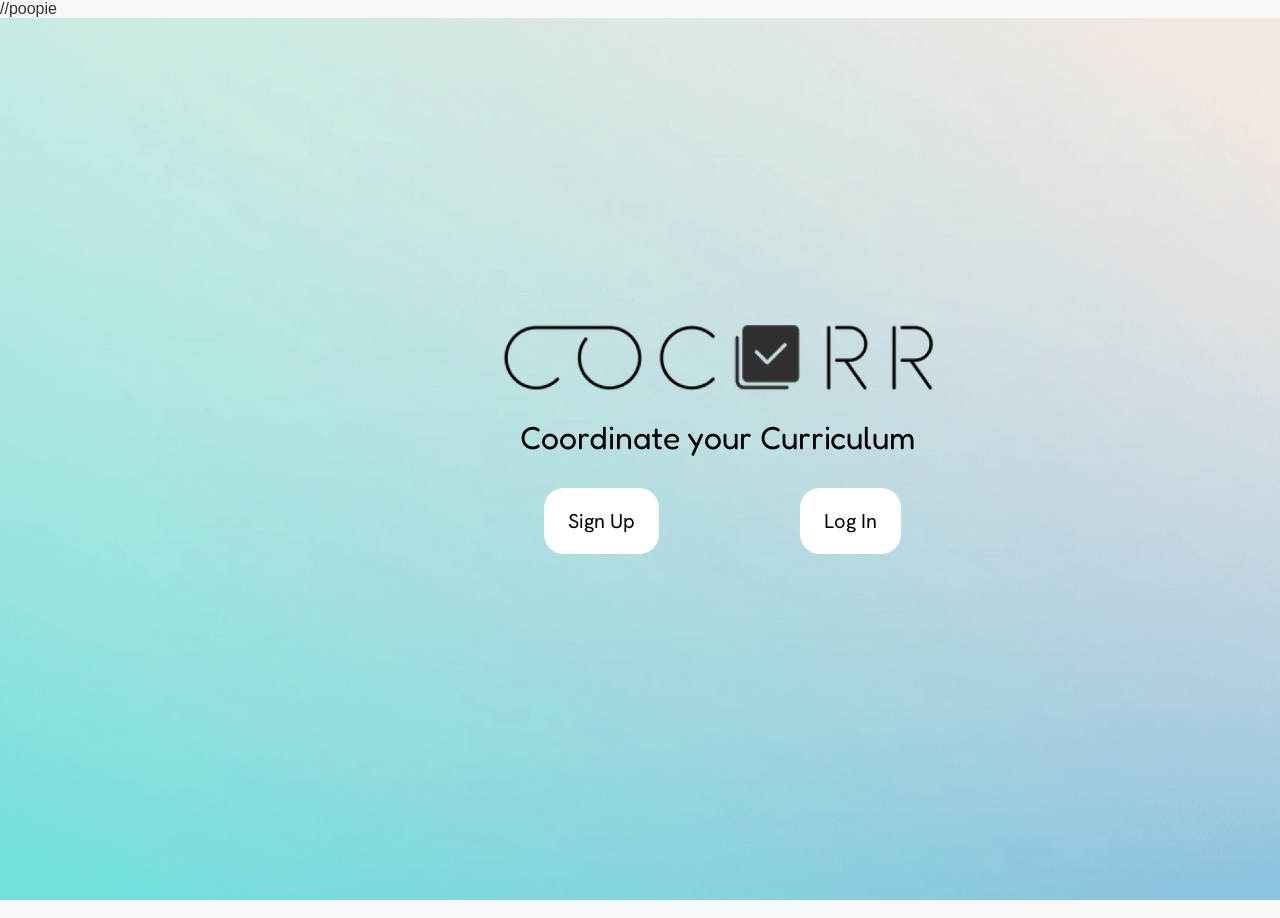
<file: cocurr-html/index.html>
//poopie
<!DOCTYPE html>
<html lang="en">
  <head>
    <meta charset="UTF-8" />
    <meta name="viewport" content="width=device-width, initial-scale=1.0" />
    <title>CoCurr Landing Page</title>

    <!-- Google Fonts -->
    <link rel="preconnect" href="https://fonts.googleapis.com" />
    <link rel="preconnect" href="https://fonts.gstatic.com" crossorigin />
    <link href="https://fonts.googleapis.com/css2?family=Fredoka:wght@300;400;500;600;700&display=swap" rel="stylesheet" />
    <link href="https://fonts.googleapis.com/css2?family=Hanken+Grotesk:wght@100;200;300;400;500;600;700;800;900&display=swap" rel="stylesheet" />

    <!-- Reset -->
    <style>
      * {
        margin: 0;
        padding: 0;
        box-sizing: border-box;
      }
      html, body {
        width: 100%;
        height: 100%;
        font-family: 'Inter', sans-serif;
        overflow-x: hidden;
      }
      body {
        background: #f8f8f8;
        color: #333;
      }
      img {
        display: block;
        max-width: 100%;
        height: auto;
      }
      button {
        font-family: inherit;
        cursor: pointer;
      }
      /* Make the main landing page fill the browser */
      .landing-page-container1 {
        width: 100vw;
        height: 100vh;
        position: relative;
        overflow: hidden;
      }
    </style>
  </head>
  <body>
    <div class="landing-page-container1">
      <img
        alt="background14"
        src="public/background14-k63n-1900w.png"
        class="landing-page-background"
        style="position:absolute; top:0; left:0; width:100%; height:100%; object-fit:cover; z-index:-1;"
      />
      <!-- Rounded rectangle background (hidden by default) -->
      <div id="bgRect" style="position:absolute; top:250px; left:435px; width:573px; height:289px; background-color:#ffffff; border-radius:30px; opacity:0; z-index:0; box-shadow: 0 4px 12px rgba(0,0,0,0.1);"></div>
      <!-- Password-->
        <span class="emailtitle" style="position:absolute; top:260px; left:460px; font-size:1.5rem; color:#000000; font-family:'Fredoka', sans-serif; z-index:10; opacity:0;">Email</span>
        <span class="pwtitle" style="position:absolute; top:360px; left:460px; font-size:1.5rem; color:#000000; font-family:'Fredoka', sans-serif; z-index:10; opacity:0;">Password</span>
        <input type="email" id="emailInput" name="email" placeholder="Enter your email" style="position:absolute; top:310px; left:460px; padding:12px; border-radius:6px; border:1px solid #aaa; width:500px; font-family:'Fredoka', sans-serif; z-index:10; opacity:0;" required>
        <input type="password" id="passwordInput" name="password" placeholder="Enter your password" style="position:absolute; top:410px; left:460px; padding:12px; border-radius:6px; border:1px solid #aaa; width:300px; font-family:'Fredoka', sans-serif; z-index:10; opacity:0;" required>
        <span class="pwcaption" style="position:absolute; top:500px; left:460px; font-size:1rem; color:#000000; font-family:'Fredoka', sans-serif; z-index:10; opacity:0;">Enter your password</span>
        <span class="emailcaption" style="position:absolute; top:500px; left:460px; font-size:1rem; color:#000000; font-family:'Fredoka', sans-serif; z-index:10; opacity:0;">Enter your email</span>

        <!-- LOGO -->
      <img
        alt="CoCurrLogo13"
        src="public/cocurrlogo13-wk3a-200h.png"
        class="landing-page-co-curr-logo"
        style="position:absolute; top:300px; left:500px; width:auto; height:80px; z-index:1;"
      />
      <span class="cocurrtagline" style="position:absolute; top:400px; left:520px; font-size:2rem; color:#000000; font-family:'Fredoka', sans-serif; z-index:1;">
        <span>Coordinate your Curriculum</span>
      </span>
      <!-- LANDING PAGE BUTTONS -->
      <button class="landing-page-button1" id= "logInBtn" style="position:absolute;font-size:20px; top:470px; left:800px; background-color:#fff; color:#000000; padding:20px 24px; border-radius:20px; border:none; font-family:'Hanken Grotesk', sans-serif;">Log In</button>
      <button class="landing-page-button2" id="signUpBtn" style="position:absolute;font-size:20px; top:470px; left:544px; background-color:#fff; color:#000000; padding:20px 24px; border-radius:20px; border:none; font-family:'Hanken Grotesk', sans-serif;">Sign Up</button>
    </div>

    <script>
      const signUpBtn = document.getElementById('signUpBtn');
      const logInBtn = document.getElementById('logInBtn');
      const logo = document.querySelector('.landing-page-co-curr-logo');
      const text = document.querySelector('.cocurrtagline');
      const bgRect = document.getElementById('bgRect');
      const pwtitle = document.querySelector('.pwtitle');
      const emailtitle = document.querySelector('.emailtitle');
      const emailInput = document.getElementById('emailInput');
      const passwordInput = document.getElementById('passwordInput');

      signUpBtn.addEventListener('click', function() {
        // Show and fade in the rectangle background
        bgRect.style.transition = 'opacity 0.6s ease-in-out';
        bgRect.style.opacity = '1';
        emailtitle.style.transition = 'opacity 0.6s ease-in-out';
        emailtitle.style.opacity = '1';
        pwtitle.style.transition = 'opacity 0.6s ease-in-out';
        pwtitle.style.opacity = '1';
        emailInput.style.transition = 'opacity 0.6s ease-in-out';
        emailInput.style.opacity = '1';
        passwordInput.style.transition = 'opacity 0.6s ease-in-out';
        passwordInput.style.opacity = '1';
      
        // Animate logo moving up
        logo.style.transition = 'top 0.6s ease-in-out';
        logo.style.top = '80px';
        // Animate text moving up
        text.style.transition = 'top 0.6s ease-in-out';
        text.style.top = '180px';
        // Move Sign Up button down below the rectangle and center it
        signUpBtn.style.transition = 'top 0.6s ease-in-out, left 0.6s ease-in-out';
        signUpBtn.style.top = '570px';
        signUpBtn.style.left = '47%';
        signUpBtn.style.transform = 'translateX(-50%)';
        // Hide Log In button
        logInBtn.style.transition = 'opacity 0.6s ease-in-out';
        logInBtn.style.opacity = '0';
      });
      
      logInBtn.addEventListener('click', function() {
        bgRect.style.transition = 'opacity 0.6s ease-in-out';
        bgRect.style.opacity = '1';
        emailtitle.style.transition = 'opacity 0.6s ease-in-out';
        emailtitle.style.opacity = '1';
        pwtitle.style.transition = 'opacity 0.6s ease-in-out';
        pwtitle.style.opacity = '1';
        emailInput.style.transition = 'opacity 0.6s ease-in-out';
        emailInput.style.opacity = '1';
        passwordInput.style.transition = 'opacity 0.6s ease-in-out';
        passwordInput.style.opacity = '1';
        // Animate logo moving up
        logo.style.transition = 'top 0.6s ease-in-out';
        logo.style.top = '80px';
        // Animate text moving up
        text.style.transition = 'top 0.6s ease-in-out';
        text.style.top = '180px';
        // Move Sign Up button down below the rectangle and center it
        logInBtn.style.transition = 'top 0.6s ease-in-out, left 0.6s ease-in-out';
        logInBtn.style.top = '570px';
        logInBtn.style.left = '47%';
        logInBtn.style.transform = 'translateX(-50%)';
        // Hide Log In button
        signUpBtn.style.transition = 'opacity 0.6s ease-in-out';
        signUpBtn.style.opacity = '0';
      });


    </script>
  </body>
</html>

<!--<!DOCTYPE html>
<html lang="english">
  <head>
    <title>exported project</title>
    <meta name="viewport" content="width=device-width, initial-scale=1.0" />
    <meta charset="utf-8" />
    <meta property="twitter:card" content="summary_large_image" />

    <style data-tag="reset-style-sheet">
      html {  line-height: 1.15;}body {  margin: 0;}* {  box-sizing: border-box;  border-width: 0;  border-style: solid;  -webkit-font-smoothing: antialiased;}p,li,ul,pre,div,h1,h2,h3,h4,h5,h6,figure,blockquote,figcaption {  margin: 0;  padding: 0;}button {  background-color: transparent;}button,input,optgroup,select,textarea {  font-family: inherit;  font-size: 100%;  line-height: 1.15;  margin: 0;}button,select {  text-transform: none;}button,[type="button"],[type="reset"],[type="submit"] {  -webkit-appearance: button;  color: inherit;}button::-moz-focus-inner,[type="button"]::-moz-focus-inner,[type="reset"]::-moz-focus-inner,[type="submit"]::-moz-focus-inner {  border-style: none;  padding: 0;}button:-moz-focus,[type="button"]:-moz-focus,[type="reset"]:-moz-focus,[type="submit"]:-moz-focus {  outline: 1px dotted ButtonText;}a {  color: inherit;  text-decoration: inherit;}pre {  white-space: normal;}input {  padding: 2px 4px;}img {  display: block;}details {  display: block;  margin: 0;  padding: 0;}summary::-webkit-details-marker {  display: none;}[data-thq="accordion"] [data-thq="accordion-content"] {  max-height: 0;  overflow: hidden;  transition: max-height 0.3s ease-in-out;  padding: 0;}[data-thq="accordion"] details[data-thq="accordion-trigger"][open] + [data-thq="accordion-content"] {  max-height: 1000vh;}details[data-thq="accordion-trigger"][open] summary [data-thq="accordion-icon"] {  transform: rotate(180deg);}html { scroll-behavior: smooth  }
    </style>
    <style data-tag="default-style-sheet">
      html {
        font-family: Inter;
        font-size: 16px;
      }

      body {
        font-weight: 400;
        font-style:normal;
        text-decoration: none;
        text-transform: none;
        letter-spacing: normal;
        line-height: 1.15;
        color: var(--dl-color-theme-neutral-dark);
        background: var(--dl-color-theme-neutral-light);

        fill: var(--dl-color-theme-neutral-dark);
      }
    </style>
    <link
      rel="stylesheet"
      href="https://unpkg.com/animate.css@4.1.1/animate.css"
    />
    <link
      rel="stylesheet"
      href="https://fonts.googleapis.com/css2?family=Forum:wght@400&amp;display=swap"
      data-tag="font"
    />
    <link
      rel="stylesheet"
      href="https://fonts.googleapis.com/css2?family=Inter:ital,wght@0,100;0,200;0,300;0,400;0,500;0,600;0,700;0,800;0,900;1,100;1,200;1,300;1,400;1,500;1,600;1,700;1,800;1,900&amp;display=swap"
      data-tag="font"
    />
    <link
      rel="stylesheet"
      href="https://fonts.googleapis.com/css2?family=STIX+Two+Text:ital,wght@0,400;0,500;0,600;0,700;1,400;1,500;1,600;1,700&amp;display=swap"
      data-tag="font"
    />
    <link
      rel="stylesheet"
      href="https://fonts.googleapis.com/css2?family=Hanken+Grotesk:ital,wght@0,100;0,200;0,300;0,400;0,500;0,600;0,700;0,800;0,900;1,100;1,200;1,300;1,400;1,500;1,600;1,700;1,800;1,900&amp;display=swap"
      data-tag="font"
    />
    <link
      rel="stylesheet"
      href="https://fonts.googleapis.com/css2?family=Hanken+Grotesk:ital,wght@0,100;0,200;0,300;0,400;0,500;0,600;0,700;0,800;0,900;1,100;1,200;1,300;1,400;1,500;1,600;1,700;1,800;1,900&amp;display=swap"
      data-tag="font"
    />
    <link
      rel="stylesheet"
      href="https://fonts.googleapis.com/css2?family=Noto+Sans:ital,wght@0,100;0,200;0,300;0,400;0,500;0,600;0,700;0,800;0,900;1,100;1,200;1,300;1,400;1,500;1,600;1,700;1,800;1,900&amp;display=swap"
      data-tag="font"
    />
    <link
      rel="stylesheet"
      href="https://fonts.googleapis.com/css2?family=Hanken+Grotesk:ital,wght@0,100;0,200;0,300;0,400;0,500;0,600;0,700;0,800;0,900;1,100;1,200;1,300;1,400;1,500;1,600;1,700;1,800;1,900&amp;display=swap"
      data-tag="font"
    />
    <link
      rel="stylesheet"
      href="https://fonts.googleapis.com/css2?family=Inter:ital,wght@0,100;0,200;0,300;0,400;0,500;0,600;0,700;0,800;0,900;1,100;1,200;1,300;1,400;1,500;1,600;1,700;1,800;1,900&amp;display=swap"
      data-tag="font"
    />
    <link
      rel="stylesheet"
      href="https://unpkg.com/@teleporthq/teleport-custom-scripts/dist/style.css"
    />
  </head>
  <body>
    <link rel="stylesheet" href="./style.css" />
    <div>
      <link href="./index.css" rel="stylesheet" />

      <div class="landing-page-container1">
        <div class="landing-page-landing-page">
          <img
            alt="background14"
            src="public/background14-k63n-1900w.png"
            class="landing-page-background"
          />
          <img
            alt="CoCurrLogo13"
            src="public/cocurrlogo13-wk3a-200h.png"
            class="landing-page-co-curr-logo"
          />
          <span class="cocurrtagline">
            <span class="landing-page-text2">Co</span>
            <span class="landing-page-text3">ordinate your</span>
            <span class="landing-page-text4">Curr</span>
            <span>iculum</span>
          </span>
          <button class="landing-page-button1">
            <span class="landing-page-text6">Log In</span>
          </button>
          <button class="landing-page-button2">
            <span class="landing-page-text7">Log In</span>
          </button>
          <button class="landing-page-button2">
            <span class="landing-page-text8">Sign Up</span>
          </button>
        </div>
        <a href="https://play.teleporthq.io/signup" class="landing-page-link">
          <div
            aria-label="Sign up to TeleportHQ"
            class="landing-page-container2"
          >
            <svg
              width="24"
              height="24"
              viewBox="0 0 19 21"
              fill="none"
              xmlns="http://www.w3.org/2000/svg"
              class="landing-page-icon1"
            >
              <path
                d="M9.1017 4.64355H2.17867C0.711684 4.64355 -0.477539 5.79975 -0.477539 7.22599V13.9567C-0.477539 15.3829 0.711684 16.5391 2.17867 16.5391H9.1017C10.5687 16.5391 11.7579 15.3829 11.7579 13.9567V7.22599C11.7579 5.79975 10.5687 4.64355 9.1017 4.64355Z"
                fill="#B23ADE"
              ></path>
              <path
                d="M10.9733 12.7878C14.4208 12.7878 17.2156 10.0706 17.2156 6.71886C17.2156 3.3671 14.4208 0.649963 10.9733 0.649963C7.52573 0.649963 4.73096 3.3671 4.73096 6.71886C4.73096 10.0706 7.52573 12.7878 10.9733 12.7878Z"
                fill="#FF5C5C"
              ></path>
              <path
                d="M17.7373 13.3654C19.1497 14.1588 19.1497 15.4634 17.7373 16.2493L10.0865 20.5387C8.67402 21.332 7.51855 20.6836 7.51855 19.0968V10.5141C7.51855 8.92916 8.67402 8.2807 10.0865 9.07221L17.7373 13.3654Z"
                fill="#2874DE"
              ></path>
            </svg>
            <span class="landing-page-text9">Built in TeleportHQ</span>
          </div>
        </a>
      </div>
    </div>
  </body>
</html>
</file>
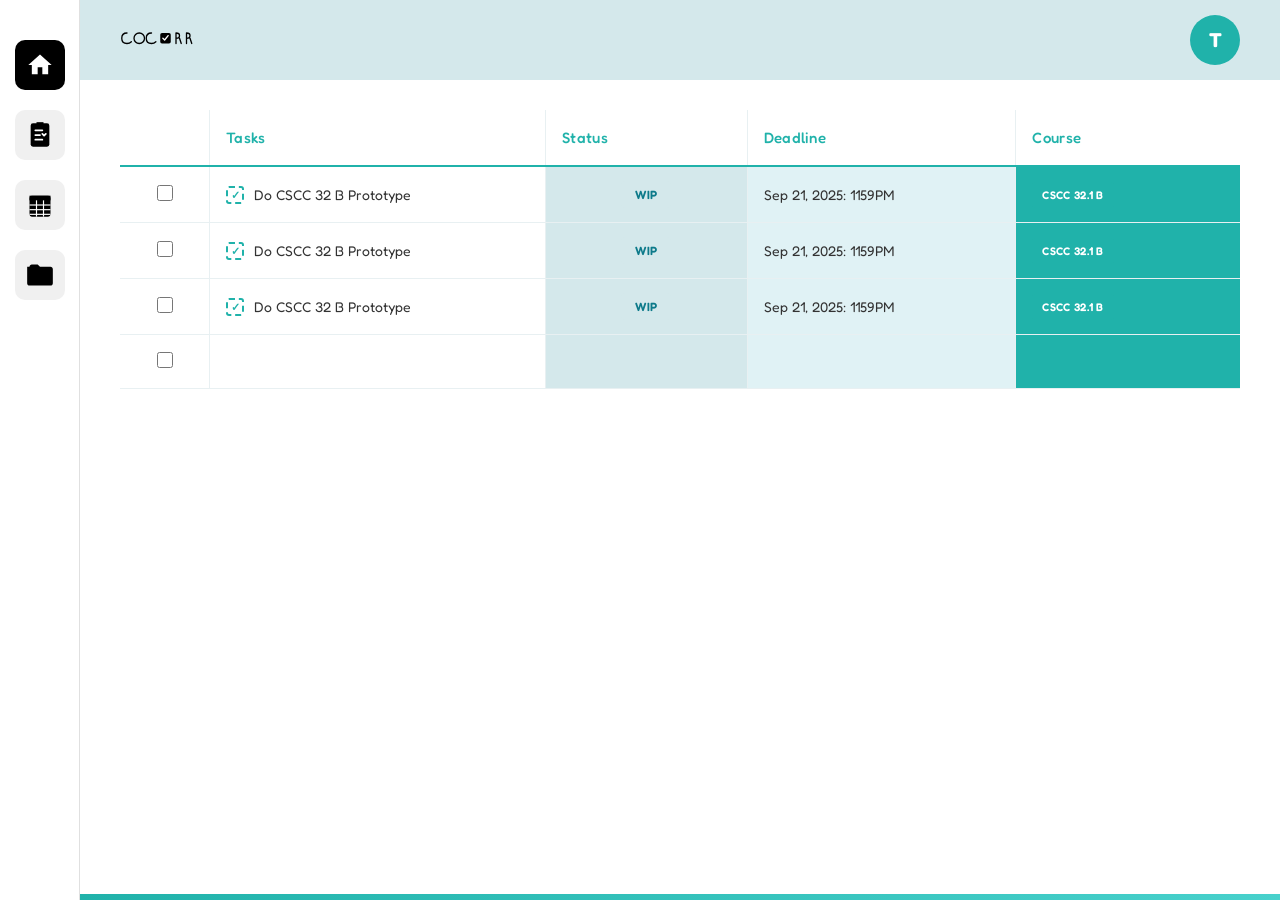
<file: cocurr-homepage/home.html>
<!DOCTYPE html>
<html lang="en">
<head>
    <meta charset="UTF-8" />
    <meta name="viewport" content="width=device-width, initial-scale=1.0" />
    <title>CoCurr - Dashboard</title>

    <!-- Google Fonts -->
    <link rel="preconnect" href="https://fonts.googleapis.com" />
    <link rel="preconnect" href="https://fonts.gstatic.com" crossorigin />
    <link href="https://fonts.googleapis.com/css2?family=Fredoka:wght@300;400;500;600;700&display=swap" rel="stylesheet" />

    <!-- Stylesheet -->
    <link rel="stylesheet" href="home.css" />
</head>
<body>
    <!-- SIDEBAR NAVIGATION -->
    <aside class="sidebar">
        <nav class="nav-icons">
            <button class="nav-icon icon-home active" title="Home" aria-label="Home">
                <svg viewBox="0 0 24 24" xmlns="http://www.w3.org/2000/svg">
                    <path d="M10 20v-6h4v6h5v-8h3L12 3 2 12h3v8z" fill="currentColor"/>
                </svg>
            </button>
            <button class="nav-icon icon-tasks" title="Tasks" aria-label="Tasks">
                <svg viewBox="0 0 24 24" xmlns="http://www.w3.org/2000/svg">
                    <rect x="4" y="2" width="16" height="20" rx="2" fill="currentColor"/>
                    <rect x="9" y="1" width="6" height="2" fill="currentColor"/>
                    <line x1="8" y1="8" x2="14" y2="8" stroke="white" stroke-width="1.5" stroke-linecap="round"/>
                    <line x1="8" y1="12" x2="12" y2="12" stroke="white" stroke-width="1.5" stroke-linecap="round"/>
                    <polyline points="14,11 15.5,12.5 17,11" stroke="white" stroke-width="1.5" fill="none" stroke-linecap="round" stroke-linejoin="round"/>
                    <line x1="8" y1="16" x2="14" y2="16" stroke="white" stroke-width="1.5" stroke-linecap="round"/>
                </svg>
            </button>
            <button class="nav-icon icon-calendar" title="Calendar" aria-label="Calendar">
                <svg viewBox="0 0 24 24" xmlns="http://www.w3.org/2000/svg">
                    <rect x="3" y="4" width="18" height="18" rx="2" fill="currentColor"/>
                    <rect x="3" y="4" width="18" height="4" fill="currentColor"/>
                    <line x1="9" y1="8" x2="9" y2="22" stroke="white" stroke-width="1"/>
                    <line x1="15" y1="8" x2="15" y2="22" stroke="white" stroke-width="1"/>
                    <line x1="3" y1="12" x2="21" y2="12" stroke="white" stroke-width="1"/>
                    <line x1="3" y1="16" x2="21" y2="16" stroke="white" stroke-width="1"/>
                    <line x1="3" y1="20" x2="21" y2="20" stroke="white" stroke-width="1"/>
                </svg>
            </button>
            <button class="nav-icon icon-folder" title="Files" aria-label="Files">
                <svg viewBox="0 0 24 24" xmlns="http://www.w3.org/2000/svg">
                    <path d="M3 5C3 3.89543 3.89543 3 5 3H10L12 5H21C22.1046 5 23 5.89543 23 7V19C23 20.1046 22.1046 21 21 21H3C1.89543 21 1 20.1046 1 19V5Z" fill="currentColor"/>
                </svg>
            </button>
        </nav>
    </aside>

    <!-- MAIN CONTENT AREA -->
    <main class="main-content">
        <!-- TOP HEADER -->
        <header class="top-header">
            <div class="header-left">
                <img src="cocurr-logo.svg" alt="COCURR Logo" class="cocurr-logo-img">
            </div>
            <div class="header-right">
                <button class="profile-icon" title="Profile" aria-label="Profile Menu">T</button>
            </div>
        </header>

        <!-- CONTENT AREA -->
        <div class="content-area">
            <!-- TASKS SECTION -->
            <section class="tasks-section">
                <table class="tasks-table">
                    <thead>
                        <tr>
                            <th style="width: 8%;"></th>
                            <th style="width: 30%;" class="th-tasks">Tasks</th>
                            <th style="width: 18%;" class="th-status">Status</th>
                            <th style="width: 24%;" class="th-deadline">Deadline</th>
                            <th style="width: 20%;" class="th-course">Course</th>
                        </tr>
                    </thead>
                    <tbody>
                        <!-- TASK ROW 1 -->
                        <tr class="task-row">
                            <td class="checkbox-cell">
                                <input type="checkbox" class="task-checkbox" aria-label="Select task 1">
                            </td>
                            <td class="task-cell">
                                <div class="task-name">
                                    <span class="task-checkmark-icon">✓</span>
                                    Do CSCC 32 B Prototype
                                </div>
                            </td>
                            <td class="status-cell">
                                <span class="status-badge wip">WIP</span>
                            </td>
                            <td class="deadline-cell">Sep 21, 2025: 1159PM</td>
                            <td class="course-cell"><span class="course-code">CSCC 32.1 B</span></td>
                        </tr>

                        <!-- TASK ROW 2 -->
                        <tr class="task-row">
                            <td class="checkbox-cell">
                                <input type="checkbox" class="task-checkbox" aria-label="Select task 2">
                            </td>
                            <td class="task-cell">
                                <div class="task-name">
                                    <span class="task-checkmark-icon">✓</span>
                                    Do CSCC 32 B Prototype
                                </div>
                            </td>
                            <td class="status-cell">
                                <span class="status-badge wip">WIP</span>
                            </td>
                            <td class="deadline-cell">Sep 21, 2025: 1159PM</td>
                            <td class="course-cell"><span class="course-code">CSCC 32.1 B</span></td>
                        </tr>

                        <!-- TASK ROW 3 -->
                        <tr class="task-row">
                            <td class="checkbox-cell">
                                <input type="checkbox" class="task-checkbox" aria-label="Select task 3">
                            </td>
                            <td class="task-cell">
                                <div class="task-name">
                                    <span class="task-checkmark-icon">✓</span>
                                    Do CSCC 32 B Prototype
                                </div>
                            </td>
                            <td class="status-cell">
                                <span class="status-badge wip">WIP</span>
                            </td>
                            <td class="deadline-cell">Sep 21, 2025: 1159PM</td>
                            <td class="course-cell"><span class="course-code">CSCC 32.1 B</span></td>
                        </tr>

                        <!-- NEW TASK INPUT ROW -->
                        <tr class="task-row input-row">
                            <td class="checkbox-cell">
                                <input type="checkbox" class="task-checkbox" aria-label="Select new task">
                            </td>
                            <td class="task-cell">
                                <input type="text" class="task-input" placeholder="" aria-label="New task name">
                            </td>
                            <td class="status-cell">
                                <input type="text" class="status-input" placeholder="" aria-label="Task status">
                            </td>
                            <td class="deadline-cell">
                                <input type="text" class="deadline-input" placeholder="" aria-label="Task deadline">
                            </td>
                            <td class="course-cell">
                                <input type="text" class="course-input" placeholder="" aria-label="Course code">
                            </td>
                        </tr>
                    </tbody>
                </table>
            </section>
        </div>

        <!-- BOTTOM ACCENT BAR -->
        <div class="bottom-accent"></div>
    </main>

    <!-- SCRIPTS -->
    <script src="home.js"></script>
</body>
</html>
</file>
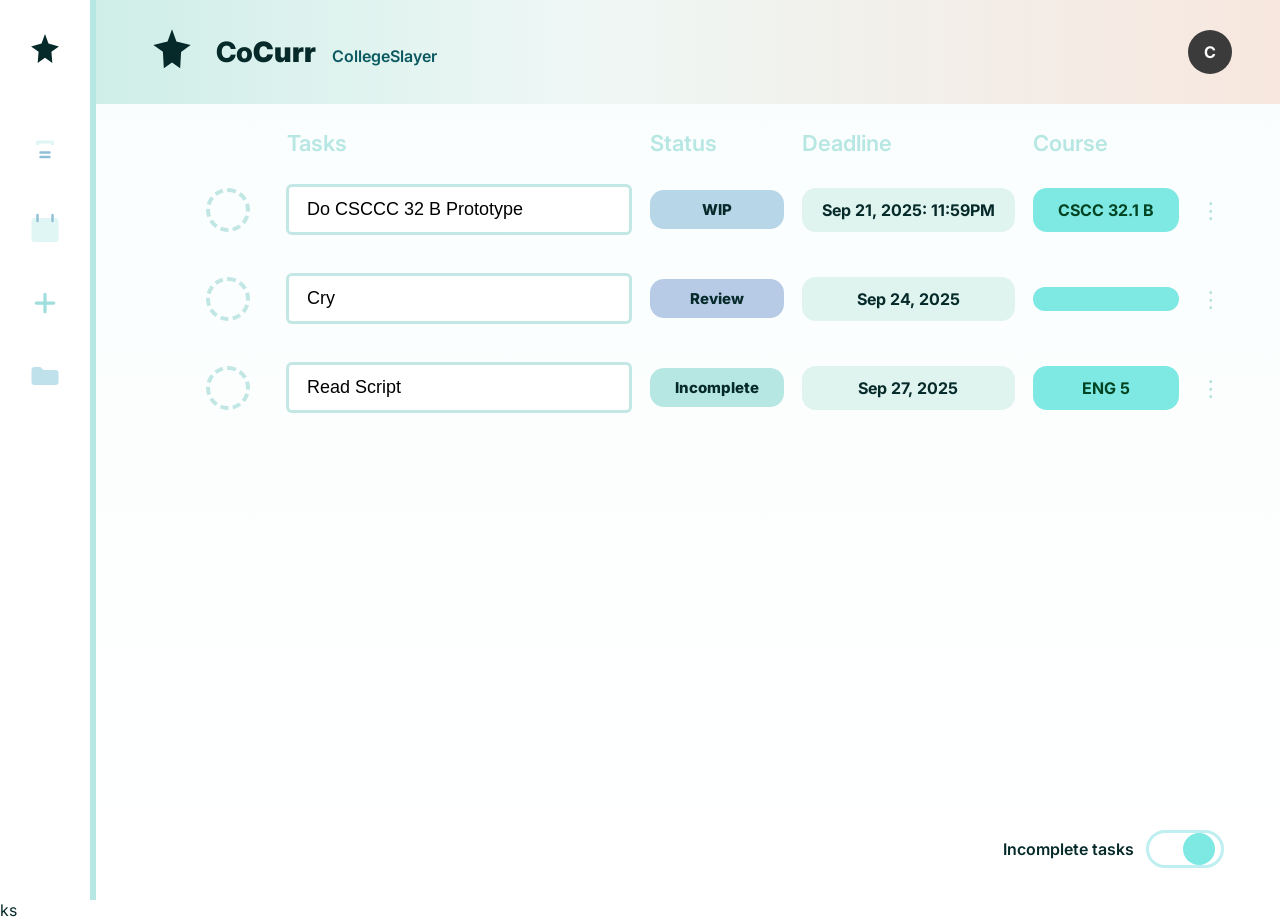
<file: cocurr-tasks/tasks.html>
<!-- ...existing code... -->
<!DOCTYPE html>
<html lang="en">
<head>
  <meta charset="utf-8" />
  <meta name="viewport" content="width=device-width,initial-scale=1" />
  <title>CoCurr Tasks</title>
  <link href="https://fonts.googleapis.com/css2?family=Inter:wght@300;400;600;800&display=swap" rel="stylesheet">
  <link rel="stylesheet" href="tasks.css">
</head>
<body>
  <div class="app-container">
    <!-- Sidebar -->
    <aside class="sidebar" aria-label="Sidebar">
      <div class="sidebar-top">
        <svg class="star-small" viewBox="0 0 24 24" aria-hidden="true"><path d="M12 2.2l1.9 5.2L19.6 9l-4.1 2.9L16 18l-4-2.9L8 18l.5-6.1L4.4 9 10.1 7.4 12 2.2z" fill="#062a2a"/></svg>
      </div>

      <nav class="side-icons" aria-label="Primary">
        <button class="icon-btn" title="Tasks" aria-label="Tasks">
          <svg viewBox="0 0 24 24" class="icon" aria-hidden="true">
            <path d="M7 3h10a1 1 0 0 1 1 1v2h-2V5H8v1H6V4a1 1 0 0 1 1-1z" fill="#dff6f4"/>
            <path d="M5 8h14v12H5z" fill="#fff"/>
            <path d="M9 11h6M9 14h6" stroke="#8ebfd6" stroke-width="1.6" stroke-linecap="round"/>
          </svg>
        </button>

        <button class="icon-btn" title="Calendar" aria-label="Calendar">
          <svg viewBox="0 0 24 24" class="icon" aria-hidden="true">
            <rect x="3" y="4" width="18" height="16" rx="2" fill="#dff6f4"/>
            <path d="M7 2v4M17 2v4" stroke="#8ebfd6" stroke-width="1.6" stroke-linecap="round"/>
          </svg>
        </button>

        <button class="icon-btn add" title="Add" aria-label="Add">
          <svg viewBox="0 0 24 24" class="icon add-icon" aria-hidden="true">
            <path d="M12 5v14M5 12h14" stroke="#9fdedd" stroke-width="2.6" stroke-linecap="round"/>
          </svg>
        </button>

        <button class="icon-btn" title="Folder" aria-label="Folder">
          <svg viewBox="0 0 24 24" class="icon" aria-hidden="true">
            <path d="M3 8a2 2 0 0 1 2-2h4l2 2h8a2 2 0 0 1 2 2v6a2 2 0 0 1-2 2H5a2 2 0 0 1-2-2V8z" fill="#bfe1eb"/>
          </svg>
        </button>
      </nav>
    </aside>

    <!-- Main Content -->
    <main class="main-content" role="main">
      <header class="header" role="banner" aria-hidden="false">
        <div class="logo-row">
          <svg class="logo-star" viewBox="0 0 48 48" width="56" height="56" aria-hidden="true">
            <path d="M24 4.4l3.8 10.5L40 18l-8.2 5.9L31 38 24 33.1 17 38l-0.8-14.2L8 18l12.2-3.1L24 4.4z" fill="#062a2a"/>
          </svg>
          <div class="logo-text">Co<span class="logo-strong">Curr</span> <span class="logo-sub">CollegeSlayer</span></div>
        </div>

        <div class="profile" aria-label="Profile">C</div>
      </header>

      <section class="tasks-area">
        <div class="tasks-inner">
          <div class="tasks-table-header" aria-hidden="true">
            <span></span>
            <span class="col-title">Tasks</span>
            <span class="col-title">Status</span>
            <span class="col-title">Deadline</span>
            <span class="col-title">Course</span>
            <span></span>
          </div>

          <div class="tasks-list">
            <div class="task-row">
              <div class="task-check"><span class="circle"></span></div>
              <div class="task-input"><input type="text" value="Do CSCCC 32 B Prototype" readonly></div>
              <div class="status" data-status="WIP">WIP</div>
              <div class="deadline">Sep 21, 2025: 11:59PM</div>
              <div class="course">CSCC 32.1 B</div>
              <div class="task-options">⋮</div>
            </div>

            <div class="task-row">
              <div class="task-check"><span class="circle"></span></div>
              <div class="task-input"><input type="text" value="Cry" readonly></div>
              <div class="status" data-status="Review">Review</div>
              <div class="deadline">Sep 24, 2025</div>
              <div class="course"></div>
              <div class="task-options">⋮</div>
            </div>

            <div class="task-row">
              <div class="task-check"><span class="circle"></span></div>
              <div class="task-input"><input type="text" value="Read Script" readonly></div>
              <div class="status" data-status="Incomplete">Incomplete</div>
              <div class="deadline">Sep 27, 2025</div>
              <div class="course">ENG 5</div>
              <div class="task-options">⋮</div>
            </div>
          </div>
        </div>

        <div class="toggle-container" aria-hidden="true">
          <div class="toggle-label">Incomplete tasks</div>
          <div class="toggle-switch on" role="switch" aria-checked="true">
            <div class="knob"></div>
          </div>
        </div>
      </section>
    </main>
  </div>
</body>
</html>



ks
</file>
<file: cocurr-html/style.css>
:root {
  --dl-layout-size-large: 144px;
  --dl-layout-size-small: 48px;
  --dl-layout-space-unit: 16px;
  --dl-layout-size-medium: 96px;
  --dl-layout-size-xlarge: 192px;
  --dl-layout-size-xsmall: 16px;
  --dl-color-theme-accent1: #FFFFFF;
  --dl-color-theme-accent2: #F5D1B0;
  --dl-layout-radius-round: 50%;
  --dl-layout-size-xxlarge: 288px;
  --dl-color-theme-primary1: #BF4408;
  --dl-color-theme-primary2: #E65103;
  --dl-layout-size-maxwidth: 1400px;
  --dl-layout-radius-radius2: 2px;
  --dl-layout-radius-radius4: 4px;
  --dl-layout-radius-radius8: 8px;
  --dl-layout-space-halfunit: 8px;
  --dl-layout-space-sixunits: 96px;
  --dl-layout-space-twounits: 32px;
  --dl-color-theme-secondary1: #FFFFFF;
  --dl-color-theme-secondary2: #FBF1EB;
  --dl-layout-space-fiveunits: 80px;
  --dl-layout-space-fourunits: 64px;
  --dl-layout-space-threeunits: 48px;
  --dl-color-theme-neutral-dark: #191818;
  --dl-layout-radius-cardradius: 8px;
  --dl-color-theme-neutral-light: #FBFAF9;
  --dl-layout-radius-imageradius: 8px;
  --dl-layout-radius-inputradius: 24px;
  --dl-layout-radius-buttonradius: 24px;
  --dl-layout-space-oneandhalfunits: 24px;
}
 
.button {
  color: var(--dl-color-theme-neutral-dark);
  display: inline-block;
  padding: 0.5rem 1rem;
  border-color: var(--dl-color-theme-neutral-dark);
  border-width: 1px;
  border-radius: 4px;
  background-color: var(--dl-color-theme-neutral-light);
}
 
.input {
  color: var(--dl-color-theme-neutral-dark);
  cursor: auto;
  padding: 0.5rem 1rem;
  border-color: var(--dl-color-theme-neutral-dark);
  border-width: 1px;
  border-radius: 4px;
  background-color: var(--dl-color-theme-neutral-light);
}
 
.textarea {
  color: var(--dl-color-theme-neutral-dark);
  cursor: auto;
  padding: 0.5rem;
  border-color: var(--dl-color-theme-neutral-dark);
  border-width: 1px;
  border-radius: 4px;
  background-color: var(--dl-color-theme-neutral-light);
}
 
.list {
  width: 100%;
  margin: 1em 0px 1em 0px;
  display: block;
  padding: 0px 0px 0px 1.5rem;
  list-style-type: none;
  list-style-position: outside;
}
 
.list-item {
  display: list-item;
}
 
.teleport-show {
  display: flex !important;
  transform: none !important;
}
 
.thq-input {
  color: var(--dl-color-theme-neutral-dark);
  cursor: auto;
  outline: none;
  padding: 0.5rem 1rem;
  align-self: stretch;
  text-align: center;
  border-color: var(--dl-color-theme-neutral-dark);
  border-width: 1px;
  border-radius: var(--dl-layout-radius-inputradius);
  background-color: var(--dl-color-theme-neutral-light);
}
 
.thq-input:focus {
  outline: 1px solid var(--dl-color-theme-primary1);
}
 
.thq-button-filled {
  gap: var(--dl-layout-space-halfunit);
  fill: var(--dl-color-theme-secondary1);
  color: var(--dl-color-theme-secondary1);
  cursor: pointer;
  display: flex;
  transition: 0.3s;
  align-items: center;
  font-weight: bold;
  padding-top: var(--dl-layout-space-halfunit);
  white-space: nowrap;
  border-color: var(--dl-color-theme-primary1);
  border-width: 1px;
  padding-left: var(--dl-layout-space-oneandhalfunits);
  border-radius: var(--dl-layout-radius-buttonradius);
  padding-right: var(--dl-layout-space-oneandhalfunits);
  padding-bottom: var(--dl-layout-space-halfunit);
  justify-content: center;
  background-color: var(--dl-color-theme-primary1);
}
 
.thq-button-filled:hover {
  fill: var(--dl-color-theme-secondary2);
  color: var(--dl-color-theme-secondary2);
  border-color: var(--dl-color-theme-primary2);
  background-color: var(--dl-color-theme-primary2);
}
 
.thq-button-outline {
  gap: var(--dl-layout-space-halfunit);
  fill: var(--dl-color-theme-primary1);
  color: var(--dl-color-theme-primary1);
  border: 1px solid;
  cursor: pointer;
  display: flex;
  transition: 0.3s;
  align-items: center;
  font-weight: bold;
  padding-top: var(--dl-layout-space-halfunit);
  white-space: nowrap;
  border-color: var(--dl-color-theme-primary1);
  padding-left: var(--dl-layout-space-oneandhalfunits);
  border-radius: var(--dl-layout-radius-buttonradius);
  padding-right: var(--dl-layout-space-oneandhalfunits);
  padding-bottom: var(--dl-layout-space-halfunit);
  justify-content: center;
}
 
.thq-button-outline:hover {
  fill: var(--dl-color-theme-secondary2);
  color: var(--dl-color-theme-secondary2);
  border-color: var(--dl-color-theme-primary2);
  background-color: var(--dl-color-theme-primary2);
}
 
.thq-button-flat {
  gap: var(--dl-layout-space-halfunit);
  fill: var(--dl-color-theme-primary1);
  color: var(--dl-color-theme-primary1);
  cursor: pointer;
  display: flex;
  transition: 0.3s;
  align-items: center;
  font-weight: bold;
  padding-top: var(--dl-layout-space-halfunit);
  white-space: nowrap;
  border-color: transparent;
  border-width: 1px;
  padding-left: var(--dl-layout-space-oneandhalfunits);
  border-radius: var(--dl-layout-radius-buttonradius);
  padding-right: var(--dl-layout-space-oneandhalfunits);
  padding-bottom: var(--dl-layout-space-halfunit);
  justify-content: center;
}
 
.thq-button-flat:hover {
  fill: var(--dl-color-theme-secondary1);
  color: var(--dl-color-theme-secondary1);
  border-color: var(--dl-color-theme-primary2);
  background-color: var(--dl-color-theme-primary2);
}
 
.thq-heading-1 {
  font-size: 48px;
  font-family: STIX Two Text;
  font-weight: 700;
  line-height: 1.5;
}
 
.thq-heading-2 {
  font-size: 35px;
  font-family: STIX Two Text;
  font-weight: 600;
  line-height: 1.5;
}
 
.thq-heading-3 {
  font-size: 26px;
  font-family: STIX Two Text;
  font-weight: 600;
  line-height: 1.5;
}
 
.thq-body-large {
  font-size: 18px;
  font-family: Noto Sans;
  line-height: 1.5;
}
 
.thq-body-small {
  font-size: 16px;
  font-family: Noto Sans;
  line-height: 1.5;
}
 
.thq-team-image-round {
  width: 80px;
  height: 80px;
  object-fit: cover;
  border-radius: 50%;
}
 
.thq-section-padding {
  width: 100%;
  display: flex;
  padding: var(--dl-layout-space-fiveunits);
  position: relative;
  align-items: center;
  flex-direction: column;
}
 
.thq-section-max-width {
  width: 100%;
  max-width: var(--dl-layout-size-maxwidth);
}
 
.thq-img-ratio-1-1 {
  width: 100%;
  object-fit: cover;
  aspect-ratio: 1/1;
  border-radius: var(--dl-layout-radius-imageradius);
}
 
.thq-img-ratio-16-9 {
  width: 100%;
  object-fit: cover;
  aspect-ratio: 16/9;
  border-radius: var(--dl-layout-radius-imageradius);
}
 
.thq-img-ratio-4-3 {
  width: 100%;
  object-fit: cover;
  aspect-ratio: 4/3;
  border-radius: var(--dl-layout-radius-imageradius);
}
 
.thq-img-ratio-4-6 {
  width: 100%;
  object-fit: cover;
  aspect-ratio: 4/6;
  border-radius: var(--dl-layout-radius-imageradius);
}
 
.thq-img-round {
  width: 100%;
  border-radius: var(--dl-layout-radius-round);
}
 
.thq-flex-column {
  gap: var(--dl-layout-space-twounits);
  display: flex;
  overflow: hidden;
  position: relative;
  align-items: center;
  flex-direction: column;
}
 
.thq-flex-row {
  gap: var(--dl-layout-space-twounits);
  display: flex;
  overflow: hidden;
  position: relative;
  align-items: center;
}
 
.thq-grid-6 {
  display: grid;
  grid-gap: var(--dl-layout-space-twounits);
  grid-template-columns: 1fr 1fr 1fr 1fr 1fr 1fr;
}
 
.thq-grid-5 {
  display: grid;
  grid-gap: var(--dl-layout-space-twounits);
  grid-template-columns: 1fr 1fr 1fr 1fr 1fr;
}
 
.thq-card {
  gap: var(--dl-layout-space-oneandhalfunits);
  display: flex;
  padding: var(--dl-layout-space-twounits);
  align-items: stretch;
  border-radius: var(--dl-layout-radius-cardradius);
  flex-direction: column;
}
 
.thq-box-shadow {
  box-shadow: 0px 0px 5px -2px var(--dl-color-theme-neutral-dark);
}
 
.thq-grid-3 {
  display: grid;
  grid-gap: var(--dl-layout-space-twounits);
  grid-template-columns: 1fr 1fr 1fr;
}
 
.thq-grid-4 {
  display: grid;
  grid-gap: var(--dl-layout-space-twounits);
  grid-template-columns: 1fr 1fr 1fr 1fr;
}
 
.thq-grid-2 {
  width: 100%;
  display: grid;
  grid-gap: var(--dl-layout-space-twounits);
  grid-template-columns: 1fr 1fr;
}
 
.thq-checkbox {
  width: var(--dl-layout-size-xsmall);
  height: var(--dl-layout-size-xsmall);
}
 
.thq-select {
  cursor: pointer;
  appearance: none;
  padding-top: var(--dl-layout-space-halfunit);
  padding-left: var(--dl-layout-space-unit);
  border-radius: var(--dl-layout-radius-inputradius);
  padding-right: var(--dl-layout-space-twounits);
  padding-bottom: var(--dl-layout-space-halfunit);
  background-color: var(--dl-color-theme-neutral-light);
  background-image: url('data:image/svg+xml;charset=US-ASCII,%3Csvg width%3D%2220%22 height%3D%2220%22 xmlns%3D%22http%3A//www.w3.org/2000/svg%22 viewBox%3D%220 0 20 20%22 fill%3D%22%23000%22%3E%3Cpath d%3D%22M4.293 7.293a1 1 0 011.414 0L10 11.586l4.293-4.293a1 1 0 111.414 1.414l-5 5a1 1 0 01-1.414 0l-5-5a1 1 0 010-1.414z%22/%3E%3C/svg%3E');
  background-repeat: no-repeat;
  background-position: right 8px center;
}
 
.thq-divider-horizontal {
  width: 100%;
  height: 1px;
  background-color: var(--dl-color-theme-neutral-dark);
}
 
.thq-icon-small {
  width: 24px;
  height: 24px;
}
 
.thq-button-icon {
  fill: var(--dl-color-theme-secondary1);
  padding: 3px;
  transition: 0.3s;
  border-radius: var(--dl-layout-radius-round);
}
 
.thq-button-icon:hover {
  fill: var(--dl-color-theme-secondary2);
}
 
.thq-icon-medium {
  width: var(--dl-layout-size-small);
  height: var(--dl-layout-size-small);
}
 
.thq-icon-x-small {
  width: var(--dl-layout-size-xsmall);
  height: var(--dl-layout-size-xsmall);
}
 
.thq-link {
  cursor: pointer;
  display: inline-block;
  overflow: hidden;
  background: linear-gradient(to right, var(--dl-color-theme-primary1) 50%, var(--dl-color-theme-neutral-dark) 50%);
  transition: background-position 300ms ease;
  font-weight: 600;
  background-clip: text;
  background-size: 200% 100%;
  background-position: 100%;
  -webkit-text-fill-color: transparent;
}
 
.thq-link:hover {
  background-position: 0 100%;
}
 
.thq-grid-auto-300 {
  display: grid;
  grid-gap: var(--dl-layout-space-oneandhalfunits);
  grid-template-columns: repeat(auto-fit, minmax(300px, 1fr));
}
 
.thq-animated-group-vertical-reverse {
  gap: var(--dl-layout-space-unit);
  width: 100%;
  display: flex;
  animation: scroll-y 20s linear infinite;
  align-items: flex-start;
  flex-direction: column;
  justify-content: space-around;
  animation-direction: reverse;
}
 
.thq-animated-group-horizontal-reverse {
  gap: var(--dl-layout-space-unit);
  display: flex;
  animation: scroll-x 20s linear infinite;
  min-width: 100%;
  align-items: center;
  flex-shrink: 0;
  justify-content: space-around;
  animation-direction: reverse;
}
 
.thq-animated-group-vertical {
  gap: var(--dl-layout-space-unit);
  width: 100%;
  display: flex;
  animation: scroll-y 20s linear infinite;
  align-items: flex-start;
  flex-direction: column;
  justify-content: space-around;
}
 
.thq-animated-group-horizontal {
  gap: var(--dl-layout-space-unit);
  display: flex;
  animation: scroll-x 20s linear infinite;
  min-width: 100%;
  align-items: center;
  flex-shrink: 0;
  justify-content: space-around;
}
 
.thq-animated-group-container-vertical {
  gap: var(--dl-layout-space-unit);
  display: flex;
  overflow: hidden;
  flex-direction: column;
}
 
.thq-animated-group-container-horizontal {
  gap: var(--dl-layout-space-unit);
  display: flex;
  overflow: hidden;
}
 
.thq-mask-image-vertical {
  mask-image: linear-gradient(to bottom, transparent, black 1%, black 99%, transparent);
}
 
.thq-mask-image-horizontal {
  mask-image: linear-gradient(to right, transparent, black 1%, black 99%, transparent);
}
 
.thq-img-scale {
  transition: 0.3s;
}
 
.thq-img-scale:hover {
  scale: 1.05;
}
 
.thq-animated-card-bg-1 {
  width: 100%;
  height: 100%;
  transition: transform 0.3s;
  border-radius: var(--dl-layout-radius-cardradius);
  background-color: var(--dl-color-theme-accent1);
}
 
.thq-animated-card-bg-2 {
  transition: transform 0.3s;
  border-radius: var(--dl-layout-radius-cardradius);
  background-color: var(--dl-color-theme-accent2);
}
 
.thq-button-animated {
  outline: none;
  z-index: 1;
  overflow: hidden;
  position: relative;
  border-width: 2px;
}
 
.thq-input::placeholder {
  text-align: center;
  vertical-align: middle;
}
 
.thq-animated-group-container-vertical:hover div {
  animation-play-state: paused;
}
 
.thq-animated-group-container-horizontal:hover div {
  animation-play-state: paused;
}
 
.thq-animated-card-bg-2:has([data-animated="true"]:hover) {
  transform: translate3d(0px, 0px, 0px) scale3d(1, 1, 1) rotateX(0deg) rotateY(0deg) rotateZ(3deg) skew(0deg, 0deg);
}
 
.thq-animated-card-bg-1:has([data-animated="true"]:hover) {
  transform: translate3d(0px, 0px, 0px) scale3d(1, 1, 1) rotateX(0deg) rotateY(0deg) rotateZ(-6deg) skew(0deg, 0deg);
}
 
.thq-button-animated:before {
  top: 0;
  left: -20%;
  color: var(--dl-color-theme-neutral-light);
  width: 200%;
  height: 101%;
  content: "";
  z-index: 1;
  position: absolute;
  transform: scaleX(0);
  transition: transform 0.5s;
  border-radius: var(--dl-layout-radius-buttonradius);
  background-color: var(--dl-color-theme-neutral-dark);
  transform-origin: 0 0;
  transition-timing-function: cubic-bezier(0.5, 1.6, 0.4, 0.7);
}
 
.thq-button-animated:hover::before {
  color: var(--dl-color-theme-neutral-light);
  z-index: -1;
  transform: scaleX(1);
}
 
.Content {
  font-size: 16px;
  font-family: Inter;
  font-weight: 400;
  line-height: 1.15;
  text-transform: none;
  text-decoration: none;
}
 
@media(max-width: 991px) {
  .thq-grid-4 {
    grid-template-columns: 1fr 1fr 1fr;
  }
}
 
@media(max-width: 767px) {
  .thq-section-padding {
    padding: var(--dl-layout-space-threeunits);
  }
  .thq-flex-column {
    gap: var(--dl-layout-space-oneandhalfunits);
  }
  .thq-flex-row {
    gap: var(--dl-layout-space-oneandhalfunits);
  }
  .thq-grid-6 {
    grid-gap: var(--dl-layout-space-oneandhalfunits);
    grid-template-columns: 1fr 1fr 1fr;
  }
  .thq-grid-5 {
    grid-gap: var(--dl-layout-space-oneandhalfunits);
    grid-template-columns: 1fr 1fr 1fr;
  }
  .thq-card {
    padding: var(--dl-layout-space-oneandhalfunits);
  }
  .thq-grid-3 {
    grid-gap: var(--dl-layout-space-oneandhalfunits);
    grid-template-columns: 1fr 1fr;
  }
  .thq-grid-4 {
    grid-gap: var(--dl-layout-space-oneandhalfunits);
    flex-direction: row;
    grid-template-columns: 1fr 1fr;
  }
  .thq-grid-2 {
    grid-gap: var(--dl-layout-space-oneandhalfunits);
    grid-template-columns: 1fr;
  }
  .thq-img-scale {
    width: 100%;
  }
}
 
@media(max-width: 479px) {
  .thq-section-padding {
    padding: var(--dl-layout-space-oneandhalfunits);
  }
  .thq-flex-column {
    gap: var(--dl-layout-space-unit);
  }
  .thq-flex-row {
    gap: var(--dl-layout-space-unit);
  }
  .thq-grid-6 {
    grid-gap: var(--dl-layout-space-unit);
    grid-template-columns: 1fr 1fr;
  }
  .thq-grid-5 {
    grid-gap: var(--dl-layout-space-unit);
    grid-template-columns: 1fr 1fr;
  }
  .thq-grid-3 {
    grid-gap: var(--dl-layout-space-unit);
    align-items: center;
    grid-template-columns: 1fr;
  }
  .thq-grid-4 {
    grid-gap: var(--dl-layout-space-unit);
    align-items: center;
    flex-direction: column;
    grid-template-columns: 1fr;
  }
  .thq-grid-2 {
    grid-gap: var(--dl-layout-space-unit);
  }
  .thq-grid-auto-300 {
    grid-template-columns: 1fr;
  }
}
</file>
<file: cocurr-html/index.css>
.landing-page-container1 { 
  width: 100%;
  display: flex;
  overflow: auto;
  min-height: 100vh;
  align-items: center;
  flex-direction: column;
}
 
.landing-page-landing-page {
  width: 100%;
  height: 1024px;
  display: flex;
  overflow: hidden;
  position: relative;
  align-items: flex-start;
  flex-shrink: 0;
  background-color: rgba(255, 255, 255, 1);
}
 
.landing-page-background {
  top: 0px;
  left: -156px;
  width: 1821px;
  height: 1024px;
  position: absolute;
}
 
.landing-page-co-curr-logo {
  top: 425px;
  left: 411px;
  width: 617px;
  height: 111px;
  position: absolute;
}
 
.landing-page-text1 {
  top: 540px;
  left: 438px;
  color: rgba(0, 0, 0, 1);
  width: 612px;
  height: auto;
  position: absolute;
  font-size: 48px;
  font-style: Regular;
  text-align: left;
  font-family: Forum;
  font-weight: 400;
  line-height: normal;
  font-stretch: normal;
  text-decoration: none;
}
 
.landing-page-text2 {
  text-decoration: UNDERLINE;
}
 
.landing-page-text3 {
  text-decoration: NONE;
}
 
.landing-page-text4 {
  text-decoration: UNDERLINE;
}
 
.landing-page-button1 {
  gap: 10px;
  top: 622px;
  left: 720px;
  width: 244px;
  height: 70px;
  display: flex;
  padding: 10px;
  overflow: hidden;
  position: absolute;
  align-items: center;
  flex-shrink: 0;
  border-radius: 30px;
  justify-content: center;
  background-color: rgba(255, 255, 255, 1);
}
 
.landing-page-text6 {
  color: rgba(0, 0, 0, 1);
  height: auto;
  font-size: 32px;
  font-style: Regular;
  text-align: left;
  font-family: Hanken Grotesk;
  font-weight: 400;
  line-height: normal;
  font-stretch: normal;
  text-decoration: none;
}
 
.landing-page-button2 {
  gap: 10px;
  top: 622px;
  left: 720px;
  width: 244px;
  height: 70px;
  display: flex;
  padding: 10px;
  overflow: hidden;
  position: absolute;
  align-items: center;
  flex-shrink: 0;
  border-radius: 30px;
  justify-content: center;
  background-color: rgba(255, 255, 255, 1);
}
 
.landing-page-text7 {
  color: rgba(0, 0, 0, 1);
  height: auto;
  font-size: 32px;
  font-style: Regular;
  text-align: left;
  font-family: Hanken Grotesk;
  font-weight: 400;
  line-height: normal;
  font-stretch: normal;
  text-decoration: none;
}
 
.landing-page-button3 {
  gap: 10px;
  top: 622px;
  left: 455px;
  width: 244px;
  height: 70px;
  display: flex;
  padding: 10px;
  overflow: hidden;
  position: absolute;
  align-items: center;
  flex-shrink: 0;
  border-radius: 30px;
  justify-content: center;
  background-color: rgba(255, 255, 255, 1);
}
 
.landing-page-text8 {
  color: rgba(0, 0, 0, 1);
  height: auto;
  font-size: 32px;
  font-style: Regular;
  text-align: left;
  font-family: Hanken Grotesk;
  font-weight: 400;
  line-height: normal;
  font-stretch: normal;
  text-decoration: none;
}
 
.landing-page-link {
  display: contents;
}
 
.landing-page-container2 {
  right: 50px;
  border: 1px solid #ffffff5c;
  bottom: 30px;
  display: flex;
  z-index: 22;
  position: fixed;
  box-shadow: 5px 5px 10px 0px rgba(31, 31, 31, 0.4);
  min-height: auto;
  align-items: center;
  padding-top: 8px;
  padding-left: 12px;
  border-radius: 8px;
  padding-right: 12px;
  padding-bottom: 8px;
  backdrop-filter: blur(6px);
  background-color: rgba(41, 41, 41, 0.41);
}
 
.landing-page-icon1 {
  width: 24px;
  margin-right: 4px;
}
 
.landing-page-text9 {
  color: white;
  font-size: 13px;
  font-style: normal;
  font-weight: 500;
  line-height: 24px;
}
</file>
<file: cocurr-homepage/home.css>
/* GLOBAL STYLES */
* {
    margin: 0;
    padding: 0;
    box-sizing: border-box;
}

html, body {
    width: 100%;
    height: 100%;
    font-family: 'Fredoka', sans-serif;
    overflow-x: hidden;
    background: #f5f5f5;
}

body {
    display: flex;
    color: #333;
}

img {
    display: block;
    max-width: 100%;
    height: auto;
}

button, input {
    font-family: inherit;
    cursor: pointer;
}

/* ===========================
   SIDEBAR STYLES
   =========================== */

.sidebar {
    width: 80px;
    background: #ffffff;
    border-right: 1px solid #e0e0e0;
    display: flex;
    flex-direction: column;
    align-items: center;
    padding-top: 40px;
    padding-bottom: 40px;
    gap: 30px;
    position: relative;
    min-height: 100vh;
}

.nav-icons {
    display: flex;
    flex-direction: column;
    gap: 20px;
    align-items: center;
    flex: 1;
}

.nav-icon {
    width: 50px;
    height: 50px;
    border-radius: 10px;
    display: flex;
    align-items: center;
    justify-content: center;
    cursor: pointer;
    transition: all 0.3s ease;
    background: #f0f0f0;
    border: none;
    padding: 0;
}

.nav-icon svg {
    width: 28px;
    height: 28px;
    color: #000;
}

.nav-icon:hover {
    background: #e0e0e0;
    transform: scale(1.05);
}

.nav-icon.active {
    background: #000;
    color: #fff;
}

.nav-icon.active svg {
    color: #fff;
}

/* ICON STYLES */
.icon-home::before {
    display: none;
}

.icon-tasks::before {
    display: none;
}

.icon-calendar::before {
    display: none;
}

.icon-folder::before {
    display: none;
}

.icon-add::before {
    content: "+";
    font-size: 32px;
    font-weight: bold;
}

.profile-icon {
    width: 50px;
    height: 50px;
    border-radius: 50%;
    background: #20b2aa;
    display: flex;
    align-items: center;
    justify-content: center;
    color: white;
    font-weight: bold;
    font-size: 20px;
    cursor: pointer;
    border: none;
    transition: all 0.3s ease;
}

.profile-icon:hover {
    background: #1a8a81;
    transform: scale(1.08);
}

/* ===========================
   MAIN CONTENT STYLES
   =========================== */

.main-content {
    flex: 1;
    display: flex;
    flex-direction: column;
    position: relative;
    min-height: 100vh;
    background: #f5f5f5;
}

/* TOP HEADER WITH LOGO */
.top-header {
    background: #d4e8eb;
    padding: 15px 40px;
    display: flex;
    justify-content: space-between;
    align-items: center;
    border-bottom: none;
}

.header-left {
    display: flex;
    align-items: center;
}

.cocurr-logo-img {
    height: 28px;
    width: auto;
    display: block;
}

.header-right {
    display: flex;
    align-items: center;
}

.content-area {
    flex: 1;
    padding: 0;
    overflow-y: auto;
    display: flex;
    gap: 0;
    background: #ffffff;
}

/* ===========================
   TASKS SECTION
   =========================== */

.tasks-section {
    background: white;
    border-radius: 0;
    padding: 30px 40px;
    box-shadow: none;
    flex: 1;
    overflow: hidden;
    margin: 0;
    border: none;
}

.tasks-table {
    width: 100%;
    border-collapse: collapse;
}

.tasks-table thead {
    background: white;
    border-bottom: 2px solid #20b2aa;
}

.tasks-table th {
    text-align: left;
    padding: 18px 16px;
    font-weight: 500;
    color: #20b2aa;
    font-size: 15px;
    letter-spacing: 0.3px;
    border-right: 1px solid #e8f0f2;
}

.tasks-table th:last-child {
    border-right: none;
}

.tasks-table td {
    padding: 14px 16px;
    border-bottom: 1px solid #e8f0f2;
    border-right: 1px solid #e8f0f2;
    font-size: 14px;
}

.tasks-table td:last-child {
    border-right: none;
}

.checkbox-cell {
    text-align: center;
    background: white;
}

.task-cell {
    color: #333;
    background: white;
    min-width: 250px;
}

.status-cell {
    text-align: center;
    background: #d4e8eb;
}

.deadline-cell {
    background: #e0f2f5;
}

.course-cell {
    background: #20b2aa;
}

.tasks-table tbody tr {
    transition: background-color 0.2s;
}

.tasks-table tbody tr:hover .task-cell {
    background-color: #fafafa;
}

.tasks-table tbody tr:hover .checkbox-cell {
    background-color: #fafafa;
}

.tasks-table tbody tr.input-row {
    background: white;
}

.tasks-table tbody tr.input-row .checkbox-cell {
    background: white;
}

.tasks-table tbody tr.input-row .task-cell {
    background: white;
}

.tasks-table tbody tr.input-row .status-cell {
    background: #d4e8eb;
}

.tasks-table tbody tr.input-row .deadline-cell {
    background: #e0f2f5;
}

.tasks-table tbody tr.input-row .course-cell {
    background: #20b2aa;
}

.task-checkbox {
    width: 16px;
    height: 16px;
    cursor: pointer;
    accent-color: #20b2aa;
}

.task-name {
    display: flex;
    align-items: center;
    gap: 10px;
    color: #333;
    font-weight: 400;
}

.task-checkmark-icon {
    width: 18px;
    height: 18px;
    border: 2px dashed #20b2aa;
    border-radius: 3px;
    display: inline-flex;
    align-items: center;
    justify-content: center;
    flex-shrink: 0;
    font-size: 11px;
    color: #20b2aa;
    font-weight: bold;
}

/* INPUT FIELDS FOR NEW TASK */
.task-input,
.status-input,
.deadline-input,
.course-input {
    width: 100%;
    padding: 4px 0;
    border: none;
    background: transparent;
    font-family: inherit;
    font-size: 14px;
    color: #666;
    outline: none;
}

.task-input::placeholder,
.status-input::placeholder,
.deadline-input::placeholder,
.course-input::placeholder {
    color: #bbb;
}

.task-input:focus,
.status-input:focus,
.deadline-input:focus,
.course-input:focus {
    background: transparent;
    color: #333;
}

/* STATUS BADGES */
.status-badge {
    display: inline-block;
    padding: 6px 14px;
    border-radius: 4px;
    font-size: 12px;
    font-weight: 600;
    text-transform: uppercase;
    letter-spacing: 0.3px;
}

.status-badge.wip {
    background: #d4e8eb;
    color: #0d7a8a;
}

.status-badge.completed {
    background: #c8e6c9;
    color: #2e7d32;
}

.status-badge.pending {
    background: #ffe0b2;
    color: #e65100;
}

.status-badge.overdue {
    background: #ffcdd2;
    color: #c62828;
}

.deadline {
    color: #333;
    font-size: 13px;
}

.course-code {
    background: #20b2aa;
    padding: 6px 10px;
    border-radius: 3px;
    font-weight: 600;
    color: white;
    font-size: 11px;
    text-transform: uppercase;
    letter-spacing: 0.3px;
    display: inline-block;
}

/* ===========================
   SIDEBAR PANEL (Optional right panel)
   =========================== */

.side-panel {
    width: 250px;
    background: white;
    border-radius: 12px;
    padding: 20px;
    box-shadow: 0 2px 8px rgba(0, 0, 0, 0.05);
    display: none;
}

.side-panel.active {
    display: block;
}

.side-panel h3 {
    font-size: 16px;
    font-weight: 600;
    margin-bottom: 15px;
    color: #000;
}

.side-panel ul {
    list-style: none;
}

.side-panel li {
    padding: 10px 0;
    border-bottom: 1px solid #f0f0f0;
}

.side-panel li:last-child {
    border-bottom: none;
}

.side-panel a {
    text-decoration: none;
    color: #666;
    font-size: 14px;
    transition: color 0.2s;
}

.side-panel a:hover {
    color: #20b2aa;
}

/* ===========================
   BOTTOM ACCENT BAR
   =========================== */

.bottom-accent {
    position: absolute;
    bottom: 0;
    left: 0;
    right: 0;
    height: 6px;
    background: linear-gradient(90deg, #20b2aa 0%, #48d1cc 100%);
}

/* ===========================
   SCROLLBAR STYLING
   =========================== */

.content-area::-webkit-scrollbar {
    width: 8px;
}

.content-area::-webkit-scrollbar-track {
    background: #f1f1f1;
    border-radius: 4px;
}

.content-area::-webkit-scrollbar-thumb {
    background: #bbb;
    border-radius: 4px;
}

.content-area::-webkit-scrollbar-thumb:hover {
    background: #888;
}

/* ===========================
   RESPONSIVE DESIGN
   =========================== */

@media (max-width: 1200px) {
    .content-area {
        padding: 30px;
        gap: 20px;
    }

    .tasks-section {
        padding: 20px;
    }
}

@media (max-width: 768px) {
    .sidebar {
        width: 70px;
        gap: 20px;
    }

    .logo {
        font-size: 14px;
    }

    .nav-icon {
        width: 45px;
        height: 45px;
        font-size: 20px;
    }

    .content-header {
        padding: 20px;
    }

    .content-header h1 {
        font-size: 24px;
    }

    .content-area {
        padding: 20px;
        gap: 15px;
        flex-direction: column;
    }

    .tasks-section {
        padding: 15px;
    }

    .tasks-table th,
    .tasks-table td {
        padding: 12px 8px;
        font-size: 12px;
    }

    .side-panel {
        width: 100%;
    }
}

@media (max-width: 480px) {
    .sidebar {
        width: 60px;
        padding-top: 15px;
        gap: 15px;
    }

    .nav-icon {
        width: 40px;
        height: 40px;
        font-size: 18px;
    }

    .profile-icon {
        width: 40px;
        height: 40px;
        font-size: 16px;
    }

    .content-header h1 {
        font-size: 20px;
    }

    .content-area {
        padding: 15px;
    }

    .tasks-section {
        padding: 12px;
    }

    .tasks-table th,
    .tasks-table td {
        padding: 10px 6px;
        font-size: 11px;
    }

    .status-badge {
        padding: 4px 8px;
        font-size: 10px;
    }

    .course-code {
        padding: 4px 6px;
        font-size: 10px;
    }
}
</file>
<file: cocurr-tasks/tasks.css>
:root{
  --accent: #7ee8e3;
  --muted: #bfeee7;
  --muted-2: #b7e7e3;
  --dark: #062a2a;
  --card-bg: #ffffff;
}

/* reset */
*{box-sizing:border-box;margin:0;padding:0}
html,body{
  height:100%;
  width:100%;
  font-family:'Inter',system-ui,Arial,sans-serif;
  background:#ffffff;
  color:var(--dark);
  -webkit-font-smoothing:antialiased;
}

/* layout */
.app-container{display:flex;height:100vh;width:100vw;align-items:stretch}

/* Sidebar */
.sidebar{
  width:96px;
  background:#fff;
  border-right:6px solid var(--muted-2);
  display:flex;
  flex-direction:column;
  align-items:center;
  padding:28px 10px;
  gap:34px;
}
.sidebar-top{margin-top:2px}
.star-small{width:44px;height:44px}

/* side icons */
.side-icons{display:flex;flex-direction:column;gap:28px;margin-top:18px}
.icon-btn{background:transparent;border:none;padding:6px;cursor:pointer;display:flex;align-items:center;justify-content:center}
.icon{width:36px;height:36px;display:block}
.icon.add-icon{width:30px;height:30px}

/* main content + header */
.main-content{flex:1;display:flex;flex-direction:column;min-width:0}
.header{
  display:flex;
  align-items:center;
  justify-content:space-between;
  padding:24px 48px;
  /* Figma header gradient (mint -> peach) */
  background: linear-gradient(90deg, #cfeee8 0%, #eef7f5 40%, #f7e7de 100%);
}
.logo-row{display:flex;align-items:center;gap:16px}
.logo-star{width:56px;height:56px;fill:#062a2a}
.logo-text{font-size:28px;font-weight:800;color:var(--dark)}
.logo-strong{font-weight:900;color:#062a2a}
.logo-sub{font-weight:600;color:#0b5960;margin-left:10px;font-size:16px}
.profile{width:44px;height:44px;border-radius:50%;background:#3b3b3b;color:#fff;display:flex;align-items:center;justify-content:center;font-weight:700}

/* tasks area with vertical separator */
.tasks-area{
  flex:1;
  position:relative;
  padding:18px 56px 48px 56px;
  background: linear-gradient(180deg, rgba(191,238,236,0.08), rgba(255,255,255,0.02));
  border-left:6px solid var(--muted-2);
  margin-left:-6px; /* align with sidebar border visually */
}
.tasks-inner{max-width:1200px;margin-left:36px}

/* table header */
.tasks-table-header{display:grid;grid-template-columns:0.6fr 2.6fr 1fr 1.6fr 1.1fr 0.2fr;gap:20px;align-items:center;margin-top:8px;margin-bottom:18px}
.tasks-table-header .col-title{color:var(--muted-2);font-size:22px;font-weight:600}

/* tasks list */
.tasks-list{display:flex;flex-direction:column;gap:18px;margin-top:6px}
.task-row{display:grid;grid-template-columns:0.6fr 2.6fr 1fr 1.6fr 1.1fr 0.2fr;gap:18px;align-items:center;padding:10px 0}
.task-check{display:flex;align-items:center;justify-content:center}
.circle{
  width:44px;height:44px;border-radius:50%;
  border:4px dashed rgba(123,201,196,0.45);
  background:transparent;
  box-shadow: none;
}
.task-input input{
  width:100%;
  padding:12px 18px;
  border:3px solid rgba(123,201,196,0.45);
  border-radius:6px;
  font-size:18px;
  background:#fff;
  outline:none;
  font-weight:500;
}

/* pills */
.status{
  border-radius:14px;padding:10px 18px;text-align:center;font-weight:800;font-size:15px;color:var(--dark);
  background: rgba(129,167,176,0.25);
  display:inline-block;
}
.status[data-status="WIP"]{background:#b7d6e7}
.status[data-status="Review"]{background:#b7cbe7}
.status[data-status="Incomplete"]{background:#b7e7e3}

.deadline{
  background: #dff3ef;
  padding:12px 18px;border-radius:14px;font-weight:700;text-align:center;
}
.course{
  background:var(--accent);
  padding:12px 18px;border-radius:14px;font-weight:700;text-align:center;color:#042;display:inline-block;
}

/* three-dot options */
.task-options{font-size:22px;color:rgba(124,203,199,0.6);text-align:center;user-select:none}

/* toggle */
.toggle-container{position:absolute;right:56px;bottom:32px;display:flex;align-items:center;gap:12px}
.toggle-label{font-weight:600;color:var(--dark)}
.toggle-switch{width:78px;height:38px;border-radius:28px;background:#fff;border:3px solid #bfeff0;position:relative;display:flex;align-items:center;padding:3px}
.toggle-switch.on .knob{right:6px;background:var(--accent)}
.toggle-switch .knob{width:32px;height:32px;border-radius:50%;background:#fff;position:absolute;right:6px;transition:all .18s}

/* responsive */
@media (max-width:1100px){
  .tasks-table-header,.task-row{grid-template-columns:0.6fr 2fr 1fr 1.4fr 1fr 0.2fr}
}
@media (max-width:780px){
  .sidebar{width:72px}
  .tasks-area{padding-left:18px;border-left-width:4px}
  .tasks-table-header,.task-row{grid-template-columns:0.6fr 2fr 1fr 1fr 1fr 0.2fr}
  .logo-text{font-size:20px}
}
</file>
